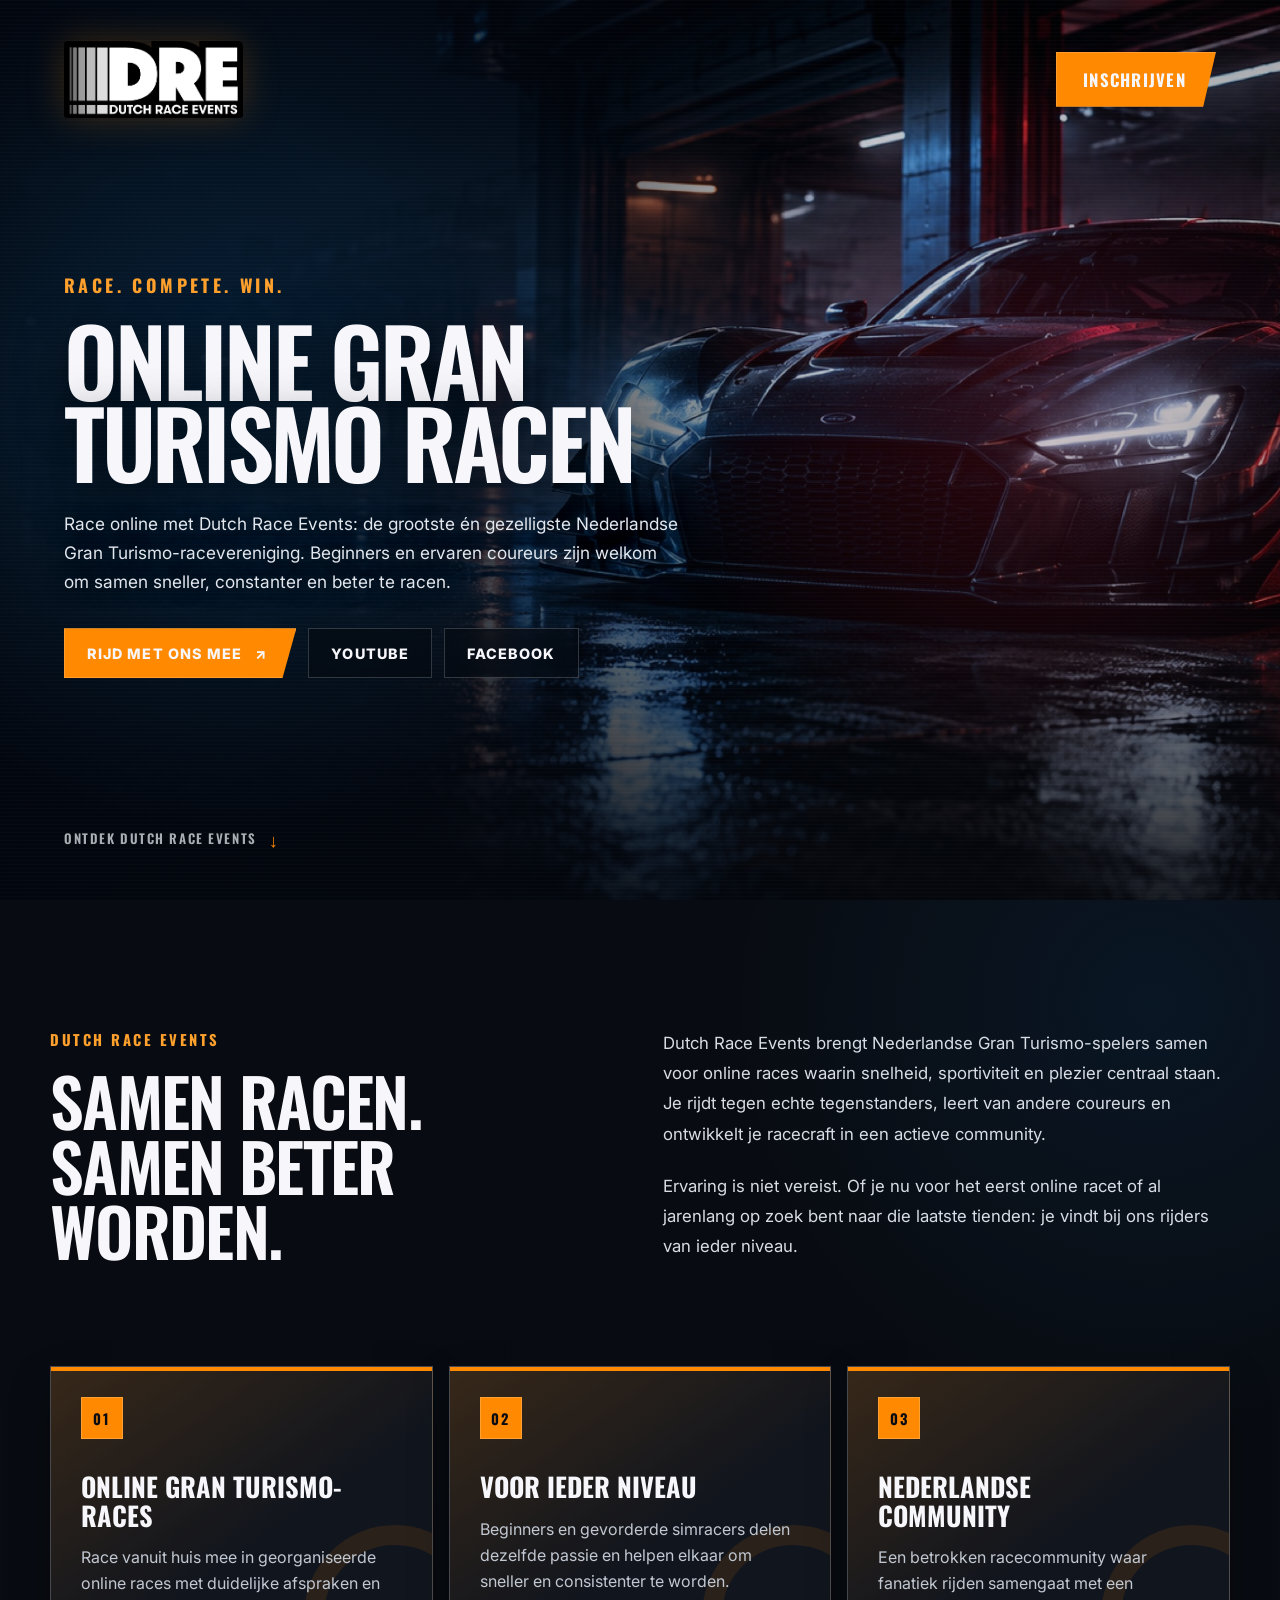
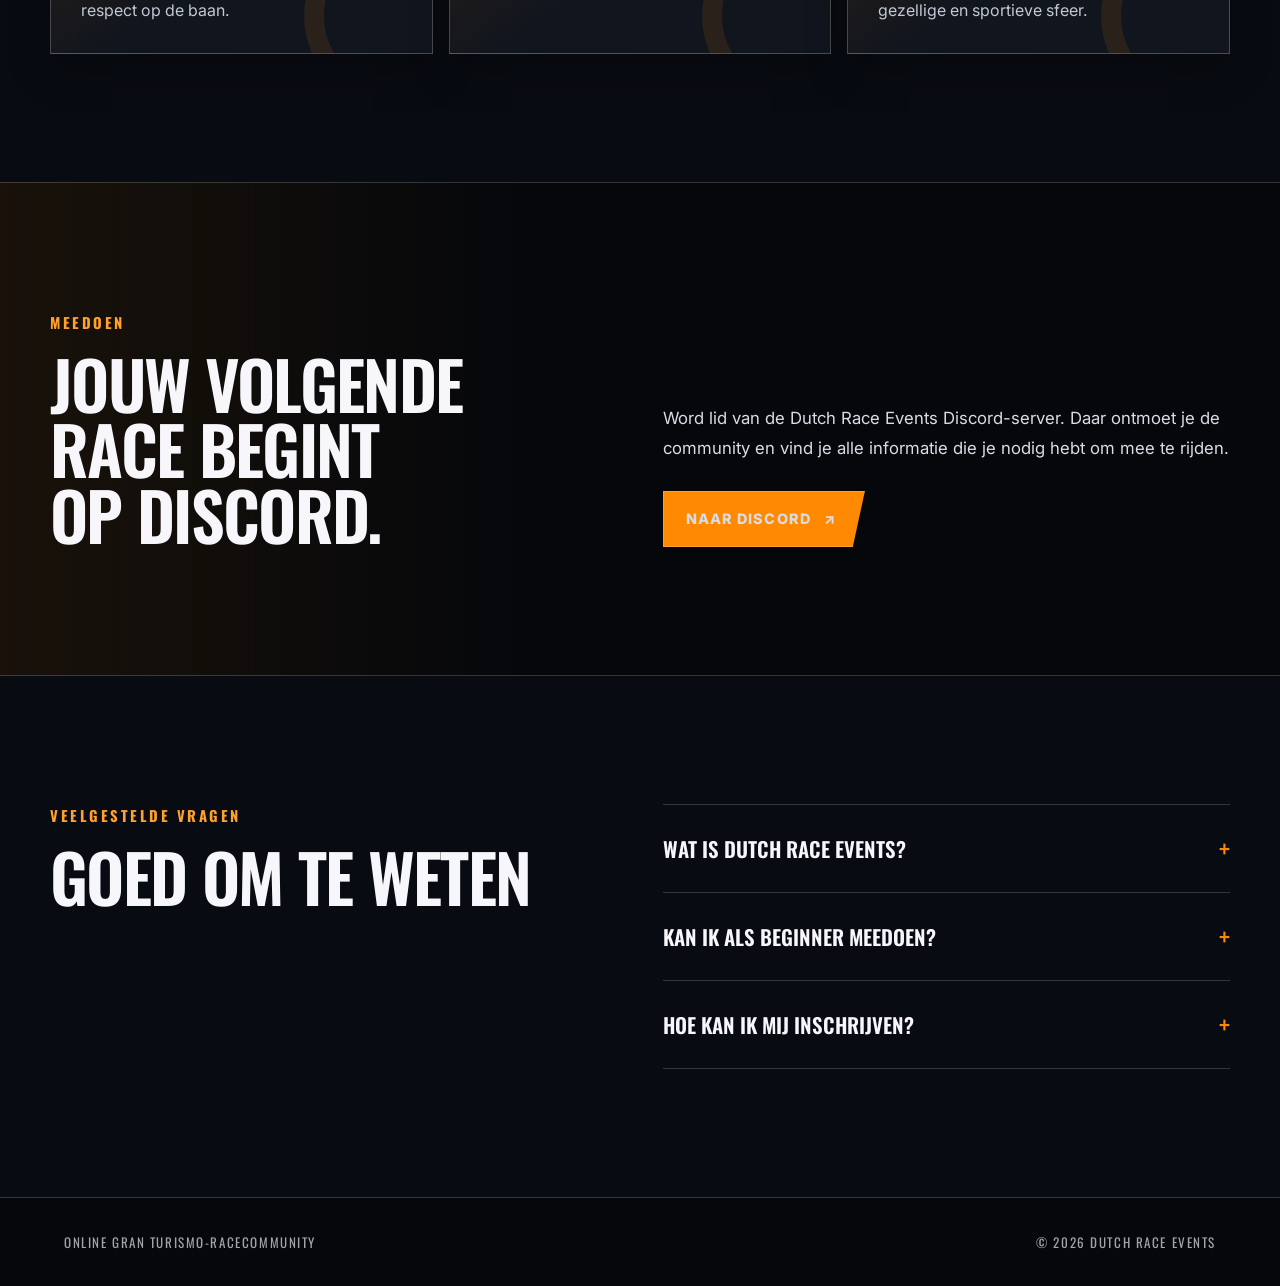
<file: index.html>
<!doctype html>
<html lang="nl-NL">
  <head>
    <meta charset="utf-8" />
    <meta name="viewport" content="width=device-width, initial-scale=1" />
    <meta
      name="description"
      content="Race online in Gran Turismo met Dutch Race Events, de Nederlandse racecommunity voor beginners en ervaren coureurs. Sluit je aan via Discord."
    />
    <meta
      name="robots"
      content="index, follow, max-image-preview:large, max-snippet:-1, max-video-preview:-1"
    />
    <meta name="theme-color" content="#05070b" />

    <title>Online Gran Turismo racen | Dutch Race Events</title>
    <link rel="canonical" href="https://www.dutchraceevents.com/" />
    <link rel="alternate" hreflang="nl-NL" href="https://www.dutchraceevents.com/" />
    <link rel="alternate" hreflang="x-default" href="https://www.dutchraceevents.com/" />

    <meta property="og:type" content="website" />
    <meta property="og:locale" content="nl_NL" />
    <meta property="og:site_name" content="Dutch Race Events" />
    <meta property="og:url" content="https://www.dutchraceevents.com/" />
    <meta property="og:title" content="Online Gran Turismo racen | Dutch Race Events" />
    <meta
      property="og:description"
      content="Doe mee met online Gran Turismo-races in een gezellige Nederlandse community voor ieder niveau."
    />
    <meta name="twitter:card" content="summary" />
    <meta name="twitter:title" content="Online Gran Turismo racen | Dutch Race Events" />
    <meta
      name="twitter:description"
      content="Doe mee met online Gran Turismo-races in een gezellige Nederlandse community voor ieder niveau."
    />

    <link rel="preconnect" href="https://fonts.googleapis.com" />
    <link rel="preconnect" href="https://fonts.gstatic.com" crossorigin />
    <link
      href="https://fonts.googleapis.com/css2?family=Inter:wght@400;500;700;800&amp;family=Oswald:wght@500;600;700&amp;display=swap"
      rel="stylesheet"
    />
    <link rel="icon" type="image/png" sizes="96x96" href="/favicon.png" />
    <link rel="icon" type="image/png" sizes="48x48" href="/favicon-48.png" />
    <link rel="apple-touch-icon" sizes="180x180" href="/apple-touch-icon.png" />
    <meta name="apple-mobile-web-app-title" content="Dutch Race Events" />
    <link rel="stylesheet" href="styles.css" />

    <script type="application/ld+json">
      {
        "@context": "https://schema.org",
        "@graph": [
          {
            "@type": "SportsOrganization",
            "@id": "https://www.dutchraceevents.com/#organization",
            "name": "Dutch Race Events",
            "alternateName": "DRE",
            "url": "https://www.dutchraceevents.com/",
            "logo": {
              "@type": "ImageObject",
              "url": "https://www.dutchraceevents.com/images/dre-logo.png",
              "width": 409,
              "height": 175
            },
            "description": "Nederlandse online racecommunity voor Gran Turismo-coureurs van ieder niveau.",
            "sport": "Sim racing",
            "sameAs": [
              "https://www.youtube.com/@dutchraceevents8222",
              "https://www.facebook.com/Dutchraceevents",
              "https://discord.gg/yw3s2MVMx2"
            ]
          },
          {
            "@type": "WebSite",
            "@id": "https://www.dutchraceevents.com/#website",
            "url": "https://www.dutchraceevents.com/",
            "name": "Dutch Race Events",
            "inLanguage": "nl-NL",
            "publisher": {
              "@id": "https://www.dutchraceevents.com/#organization"
            }
          }
        ]
      }
    </script>
  </head>
  <body>
    <main>
      <section class="hero" id="top" aria-labelledby="hero-title">
        <div class="scanlines" aria-hidden="true"></div>

        <header class="site-header">
          <a class="brand" href="#top" aria-label="Dutch Race Events home">
            <img
              src="assets/dre-logo.png"
              width="409"
              height="175"
              alt="Logo van Dutch Race Events"
            />
          </a>
          <a
            class="header-cta"
            href="https://discord.gg/yw3s2MVMx2"
            target="_blank"
            rel="noopener noreferrer"
          >
            Inschrijven
          </a>
        </header>

        <div class="hero-content">
          <p class="eyebrow">Race. Compete. Win.</p>
          <h1 id="hero-title">Online Gran Turismo racen</h1>
          <p class="intro">
            Race online met Dutch Race Events: de grootste én gezelligste
            Nederlandse Gran Turismo-racevereniging. Beginners en ervaren
            coureurs zijn welkom om samen sneller, constanter en beter te racen.
          </p>

          <nav class="actions" aria-label="Dutch Race Events kanalen">
            <a
              class="button button-primary"
              href="https://discord.gg/yw3s2MVMx2"
              target="_blank"
              rel="noopener noreferrer"
            >
              <span>Rijd met ons mee</span>
              <span aria-hidden="true">↗</span>
            </a>
            <a
              class="button button-quiet"
              href="https://www.youtube.com/@dutchraceevents8222"
              target="_blank"
              rel="noopener noreferrer"
            >
              YouTube
            </a>
            <a
              class="button button-quiet"
              href="https://www.facebook.com/Dutchraceevents"
              target="_blank"
              rel="noopener noreferrer"
            >
              Facebook
            </a>
          </nav>
        </div>

        <a class="discover" href="#over-ons">Ontdek Dutch Race Events <span aria-hidden="true">↓</span></a>
      </section>

      <section class="content-section" id="over-ons" aria-labelledby="about-title">
        <div class="content-wrap split-intro">
          <div>
            <p class="section-label">Dutch Race Events</p>
            <h2 id="about-title">Samen racen. Samen beter worden.</h2>
          </div>
          <div class="body-copy">
            <p>
              Dutch Race Events brengt Nederlandse Gran Turismo-spelers samen
              voor online races waarin snelheid, sportiviteit en plezier centraal
              staan. Je rijdt tegen echte tegenstanders, leert van andere coureurs
              en ontwikkelt je racecraft in een actieve community.
            </p>
            <p>
              Ervaring is niet vereist. Of je nu voor het eerst online racet of
              al jarenlang op zoek bent naar die laatste tienden: je vindt bij ons
              rijders van ieder niveau.
            </p>
          </div>
        </div>

        <div class="content-wrap feature-grid" aria-label="Waarom Dutch Race Events">
          <article class="feature-card">
            <span class="feature-number">01</span>
            <h3>Online Gran Turismo-races</h3>
            <p>
              Race vanuit huis mee in georganiseerde online races met duidelijke
              afspraken en respect op de baan.
            </p>
          </article>
          <article class="feature-card">
            <span class="feature-number">02</span>
            <h3>Voor ieder niveau</h3>
            <p>
              Beginners en gevorderde simracers delen dezelfde passie en helpen
              elkaar om sneller en consistenter te worden.
            </p>
          </article>
          <article class="feature-card">
            <span class="feature-number">03</span>
            <h3>Nederlandse community</h3>
            <p>
              Een betrokken racecommunity waar fanatiek rijden samengaat met een
              gezellige en sportieve sfeer.
            </p>
          </article>
        </div>
      </section>

      <section class="join-section" aria-labelledby="join-title">
        <div class="content-wrap join-grid">
          <div>
            <p class="section-label">Meedoen</p>
            <h2 id="join-title">Jouw volgende race begint op Discord.</h2>
          </div>
          <div class="join-copy">
            <p>
              Word lid van de Dutch Race Events Discord-server. Daar ontmoet je
              de community en vind je alle informatie die je nodig hebt om mee te
              rijden.
            </p>
            <a
              class="button button-primary join-button"
              href="https://discord.gg/yw3s2MVMx2"
              target="_blank"
              rel="noopener noreferrer"
            >
              Naar Discord <span aria-hidden="true">↗</span>
            </a>
          </div>
        </div>
      </section>

      <section class="faq-section" aria-labelledby="faq-title">
        <div class="content-wrap faq-grid">
          <div>
            <p class="section-label">Veelgestelde vragen</p>
            <h2 id="faq-title">Goed om te weten</h2>
          </div>
          <div class="faq-list">
            <details>
              <summary>Wat is Dutch Race Events?</summary>
              <p>
                Dutch Race Events is een Nederlandse online racevereniging en
                community voor spelers van Gran Turismo.
              </p>
            </details>
            <details>
              <summary>Kan ik als beginner meedoen?</summary>
              <p>
                Ja. Iedereen is welkom, van beginnende coureurs tot ervaren
                simracers. Sportief en respectvol racen staat voorop.
              </p>
            </details>
            <details>
              <summary>Hoe kan ik mij inschrijven?</summary>
              <p>
                Meld je aan via onze Discord-server. Daar vind je de community en
                de informatie om aan een race mee te doen.
              </p>
            </details>
          </div>
        </div>
      </section>
    </main>

    <footer class="site-footer">
      <span>Online Gran Turismo-racecommunity</span>
      <span>© 2026 Dutch Race Events</span>
    </footer>
  </body>
</html>
</file>
<file: styles.css>
:root {
  color-scheme: dark;
  --orange: #ff8900;
  --orange-bright: #ffa12c;
  --ink: #05070b;
  --paper: #f7f7fb;
  --muted: #c2c8d2;
  --line: rgba(255, 255, 255, 0.18);
  --glass: rgba(5, 9, 16, 0.58);
}

* {
  box-sizing: border-box;
}

html {
  background: var(--ink);
  scroll-behavior: smooth;
}

body {
  margin: 0;
  min-width: 320px;
  background: var(--ink);
  color: var(--paper);
  font-family: Inter, system-ui, -apple-system, BlinkMacSystemFont, "Segoe UI", sans-serif;
}

a {
  color: inherit;
  text-decoration: none;
}

.hero {
  position: relative;
  isolation: isolate;
  min-height: 100svh;
  overflow: hidden;
  display: grid;
  grid-template-rows: auto 1fr auto;
  padding: clamp(22px, 3.2vw, 48px) clamp(20px, 5vw, 76px) clamp(22px, 3vw, 40px);
  background-image:
    linear-gradient(90deg, rgba(2, 6, 14, 0.98) 0%, rgba(2, 6, 14, 0.84) 34%, rgba(2, 6, 14, 0.2) 66%, rgba(2, 6, 14, 0.32) 100%),
    linear-gradient(0deg, rgba(5, 7, 11, 0.86) 0%, transparent 34%),
    url("assets/hero.jpg");
  background-position: center;
  background-size: cover;
}

.hero::before {
  content: "";
  position: absolute;
  z-index: -1;
  inset: 0;
  pointer-events: none;
  background:
    radial-gradient(circle at 80% 46%, rgba(255, 30, 54, 0.17), transparent 32%),
    radial-gradient(circle at 18% 44%, rgba(29, 156, 255, 0.16), transparent 38%);
  mix-blend-mode: screen;
}

.scanlines {
  position: absolute;
  z-index: 1;
  inset: 0;
  pointer-events: none;
  opacity: 0.12;
  background: repeating-linear-gradient(
    to bottom,
    rgba(255, 255, 255, 0.15) 0,
    rgba(255, 255, 255, 0.15) 1px,
    transparent 1px,
    transparent 4px
  );
}

.site-header,
.hero-content,
.discover,
.site-footer {
  position: relative;
  z-index: 2;
}

.site-header {
  display: flex;
  align-items: center;
  justify-content: space-between;
  gap: 24px;
}

.brand {
  display: inline-flex;
  align-items: center;
}

.brand img {
  display: block;
  width: clamp(136px, 14vw, 188px);
  height: auto;
  filter: drop-shadow(0 0 18px rgba(255, 137, 0, 0.22));
}

.header-cta,
.button {
  display: inline-flex;
  align-items: center;
  justify-content: center;
  min-height: 50px;
  border: 1px solid var(--line);
  font-weight: 800;
  letter-spacing: 0.075em;
  text-transform: uppercase;
  transition: transform 180ms ease, background-color 180ms ease, border-color 180ms ease;
}

.header-cta {
  min-width: 160px;
  padding: 14px 28px 14px 25px;
  background: var(--orange);
  clip-path: polygon(0 0, 100% 0, 92% 100%, 0 100%);
  font-family: Oswald, "Arial Narrow", sans-serif;
  font-size: 1.05rem;
}

.hero-content {
  align-self: center;
  width: min(860px, 100%);
  padding: clamp(68px, 9vh, 110px) 0 clamp(44px, 7vh, 78px);
}

.eyebrow {
  margin: 0 0 20px;
  color: var(--orange-bright);
  font-family: Oswald, "Arial Narrow", sans-serif;
  font-size: clamp(1rem, 1.4vw, 1.2rem);
  font-weight: 700;
  letter-spacing: 0.19em;
  text-transform: uppercase;
}

h1 {
  max-width: 860px;
  margin: 0;
  font-family: Oswald, "Arial Narrow", sans-serif;
  font-size: clamp(4rem, 7.3vw, 7rem);
  font-weight: 600;
  letter-spacing: -0.035em;
  line-height: 0.88;
  text-transform: uppercase;
  text-wrap: balance;
  text-shadow: 0 14px 48px rgba(0, 0, 0, 0.68);
}

.intro {
  max-width: 620px;
  margin: 28px 0 0;
  color: #e2e6ed;
  font-size: clamp(1rem, 1.35vw, 1.24rem);
  line-height: 1.66;
  text-shadow: 0 2px 20px rgba(0, 0, 0, 0.8);
}

.actions {
  display: flex;
  flex-wrap: wrap;
  gap: 12px;
  margin-top: 32px;
}

.button {
  gap: 13px;
  padding: 14px 22px;
  font-size: 0.9rem;
}

.button-primary {
  padding-right: 28px;
  background: var(--orange);
  box-shadow: 0 15px 38px rgba(255, 137, 0, 0.24);
  clip-path: polygon(0 0, 100% 0, 94% 100%, 0 100%);
}

.button-quiet {
  background: var(--glass);
  backdrop-filter: blur(12px);
}

.header-cta:hover,
.button:hover {
  transform: translateY(-2px);
}

.button-quiet:hover {
  border-color: rgba(255, 137, 0, 0.75);
  background: rgba(255, 137, 0, 0.12);
}

.discover {
  display: inline-flex;
  align-items: center;
  gap: 12px;
  width: fit-content;
  padding: 10px 0;
  color: rgba(234, 238, 245, 0.72);
  font-family: Oswald, "Arial Narrow", sans-serif;
  font-size: 0.82rem;
  font-weight: 600;
  letter-spacing: 0.12em;
  text-transform: uppercase;
}

.discover span {
  color: var(--orange);
  font-size: 1.15rem;
}

.header-cta:focus-visible,
.button:focus-visible,
.brand:focus-visible,
.discover:focus-visible,
summary:focus-visible {
  outline: 3px solid white;
  outline-offset: 4px;
}

.content-wrap {
  width: min(1180px, calc(100% - 40px));
  margin-inline: auto;
}

.content-section,
.join-section,
.faq-section {
  position: relative;
  padding: clamp(84px, 10vw, 138px) 0;
}

.content-section {
  background:
    radial-gradient(circle at 90% 12%, rgba(29, 156, 255, 0.08), transparent 32%),
    #080b11;
}

.split-intro,
.join-grid,
.faq-grid {
  display: grid;
  grid-template-columns: minmax(0, 0.9fr) minmax(0, 1fr);
  gap: clamp(42px, 8vw, 118px);
  align-items: start;
}

.section-label {
  margin: 0 0 18px;
  color: var(--orange-bright);
  font-family: Oswald, "Arial Narrow", sans-serif;
  font-size: 0.92rem;
  font-weight: 700;
  letter-spacing: 0.17em;
  text-transform: uppercase;
}

h2,
h3 {
  font-family: Oswald, "Arial Narrow", sans-serif;
  text-transform: uppercase;
}

h2 {
  max-width: 720px;
  margin: 0;
  font-size: clamp(2.9rem, 5.2vw, 5.3rem);
  font-weight: 600;
  letter-spacing: -0.025em;
  line-height: 0.98;
  text-wrap: balance;
}

.body-copy,
.join-copy {
  color: #d8dde5;
  font-size: 1.05rem;
  line-height: 1.8;
}

.body-copy p,
.join-copy p {
  margin: 0;
}

.body-copy p + p {
  margin-top: 22px;
}

.feature-grid {
  display: grid;
  grid-template-columns: repeat(3, minmax(0, 1fr));
  gap: 16px;
  margin-top: clamp(58px, 8vw, 104px);
}

.feature-card {
  position: relative;
  min-height: 270px;
  overflow: hidden;
  padding: 30px;
  border: 1px solid rgba(255, 255, 255, 0.22);
  background-color: #11151d;
  background-image: linear-gradient(145deg, rgba(255, 137, 0, 0.16), rgba(17, 21, 29, 0) 58%);
  box-shadow: inset 0 4px 0 var(--orange), 0 18px 40px rgba(0, 0, 0, 0.22);
}

.feature-card::after {
  content: "";
  position: absolute;
  right: -54px;
  bottom: -54px;
  width: 142px;
  height: 142px;
  border: 20px solid rgba(255, 137, 0, 0.1);
  border-radius: 50%;
}

.feature-number {
  display: inline-grid;
  width: 42px;
  height: 42px;
  place-items: center;
  border: 1px solid rgba(255, 255, 255, 0.2);
  background: var(--orange);
  color: #080b11;
  font-family: Oswald, "Arial Narrow", sans-serif;
  font-size: 0.9rem;
  font-weight: 700;
  letter-spacing: 0.12em;
}

.feature-card h3 {
  max-width: 280px;
  margin: 34px 0 14px;
  font-size: 1.65rem;
  line-height: 1.08;
}

.feature-card p {
  position: relative;
  z-index: 1;
  margin: 0;
  color: var(--muted);
  line-height: 1.65;
}

.join-section {
  border-block: 1px solid var(--line);
  background:
    linear-gradient(90deg, rgba(255, 137, 0, 0.08), transparent 42%),
    #05070b;
}

.join-copy {
  align-self: end;
}

.join-button {
  margin-top: 28px;
}

.faq-section {
  background: #080b11;
}

.faq-list {
  border-top: 1px solid var(--line);
}

details {
  border-bottom: 1px solid var(--line);
}

summary {
  display: flex;
  align-items: center;
  justify-content: space-between;
  gap: 20px;
  padding: 24px 0;
  cursor: pointer;
  font-family: Oswald, "Arial Narrow", sans-serif;
  font-size: 1.3rem;
  font-weight: 600;
  list-style: none;
  text-transform: uppercase;
}

summary::-webkit-details-marker {
  display: none;
}

summary::after {
  content: "+";
  color: var(--orange);
  font-size: 1.65rem;
  font-weight: 400;
}

details[open] summary::after {
  content: "−";
}

details p {
  max-width: 660px;
  margin: -4px 0 24px;
  color: var(--muted);
  line-height: 1.7;
}

.site-footer {
  display: flex;
  justify-content: space-between;
  gap: 24px;
  padding: 34px clamp(20px, 5vw, 76px);
  border-top: 1px solid var(--line);
  background: #05070b;
  color: rgba(234, 238, 245, 0.68);
  font-family: Oswald, "Arial Narrow", sans-serif;
  font-size: 0.82rem;
  letter-spacing: 0.12em;
  text-transform: uppercase;
}

@media (max-width: 760px) {
  .hero {
    padding-left: max(20px, env(safe-area-inset-left));
    padding-right: max(20px, env(safe-area-inset-right));
    padding-top: max(22px, env(safe-area-inset-top));
    background-image: linear-gradient(
      0deg,
      rgba(2, 6, 14, 1) 0%,
      rgba(2, 6, 14, 0.98) 43%,
      rgba(2, 6, 14, 0.5) 64%,
      rgba(2, 6, 14, 0.12) 100%
    );
  }

  .hero::before {
    inset: 0 0 auto;
    height: 48svh;
    background-image:
      linear-gradient(0deg, var(--ink) 0%, rgba(5, 7, 11, 0.08) 42%, transparent 68%),
      radial-gradient(circle at 84% 52%, rgba(255, 30, 54, 0.18), transparent 36%),
      url("assets/hero.jpg");
    background-position: center, center, 82% top;
    background-repeat: no-repeat;
    background-size: 100% 100%, 100% 100%, auto 100%;
    mix-blend-mode: normal;
  }

  .header-cta {
    min-width: 0;
    min-height: 44px;
    padding: 11px 20px 11px 17px;
    font-size: 0.9rem;
  }

  .hero-content {
    align-self: end;
    padding-top: 39svh;
  }

  h1 {
    font-size: clamp(3.25rem, 15vw, 5.2rem);
    line-height: 0.92;
  }

  .intro {
    margin-top: 22px;
  }

  .actions {
    display: grid;
    grid-template-columns: 1fr 1fr;
  }

  .button-primary {
    grid-column: 1 / -1;
  }

  .discover {
    margin-top: 18px;
  }

  .split-intro,
  .join-grid,
  .faq-grid,
  .feature-grid {
    grid-template-columns: 1fr;
  }

  .feature-grid {
    gap: 12px;
  }

  .feature-card {
    min-height: 230px;
    padding: 26px;
    background-color: #11151d;
    background-image: linear-gradient(145deg, rgba(255, 137, 0, 0.18), rgba(17, 21, 29, 0) 62%);
    border-color: rgba(255, 255, 255, 0.28);
  }

  .feature-card h3 {
    margin-top: 34px;
  }

  .site-footer {
    flex-direction: column;
    gap: 8px;
  }
}

@supports (-webkit-touch-callout: none) {
  .feature-card {
    background-color: #11151d;
    border-color: rgba(255, 255, 255, 0.3);
    -webkit-transform: translateZ(0);
  }
}

@media (max-width: 420px) {
  .brand img {
    width: 124px;
  }

  .actions {
    grid-template-columns: 1fr;
  }

  .button-primary {
    grid-column: auto;
  }
}

@media (prefers-reduced-motion: reduce) {
  html {
    scroll-behavior: auto;
  }

  .header-cta,
  .button {
    transition: none;
  }
}
</file>
